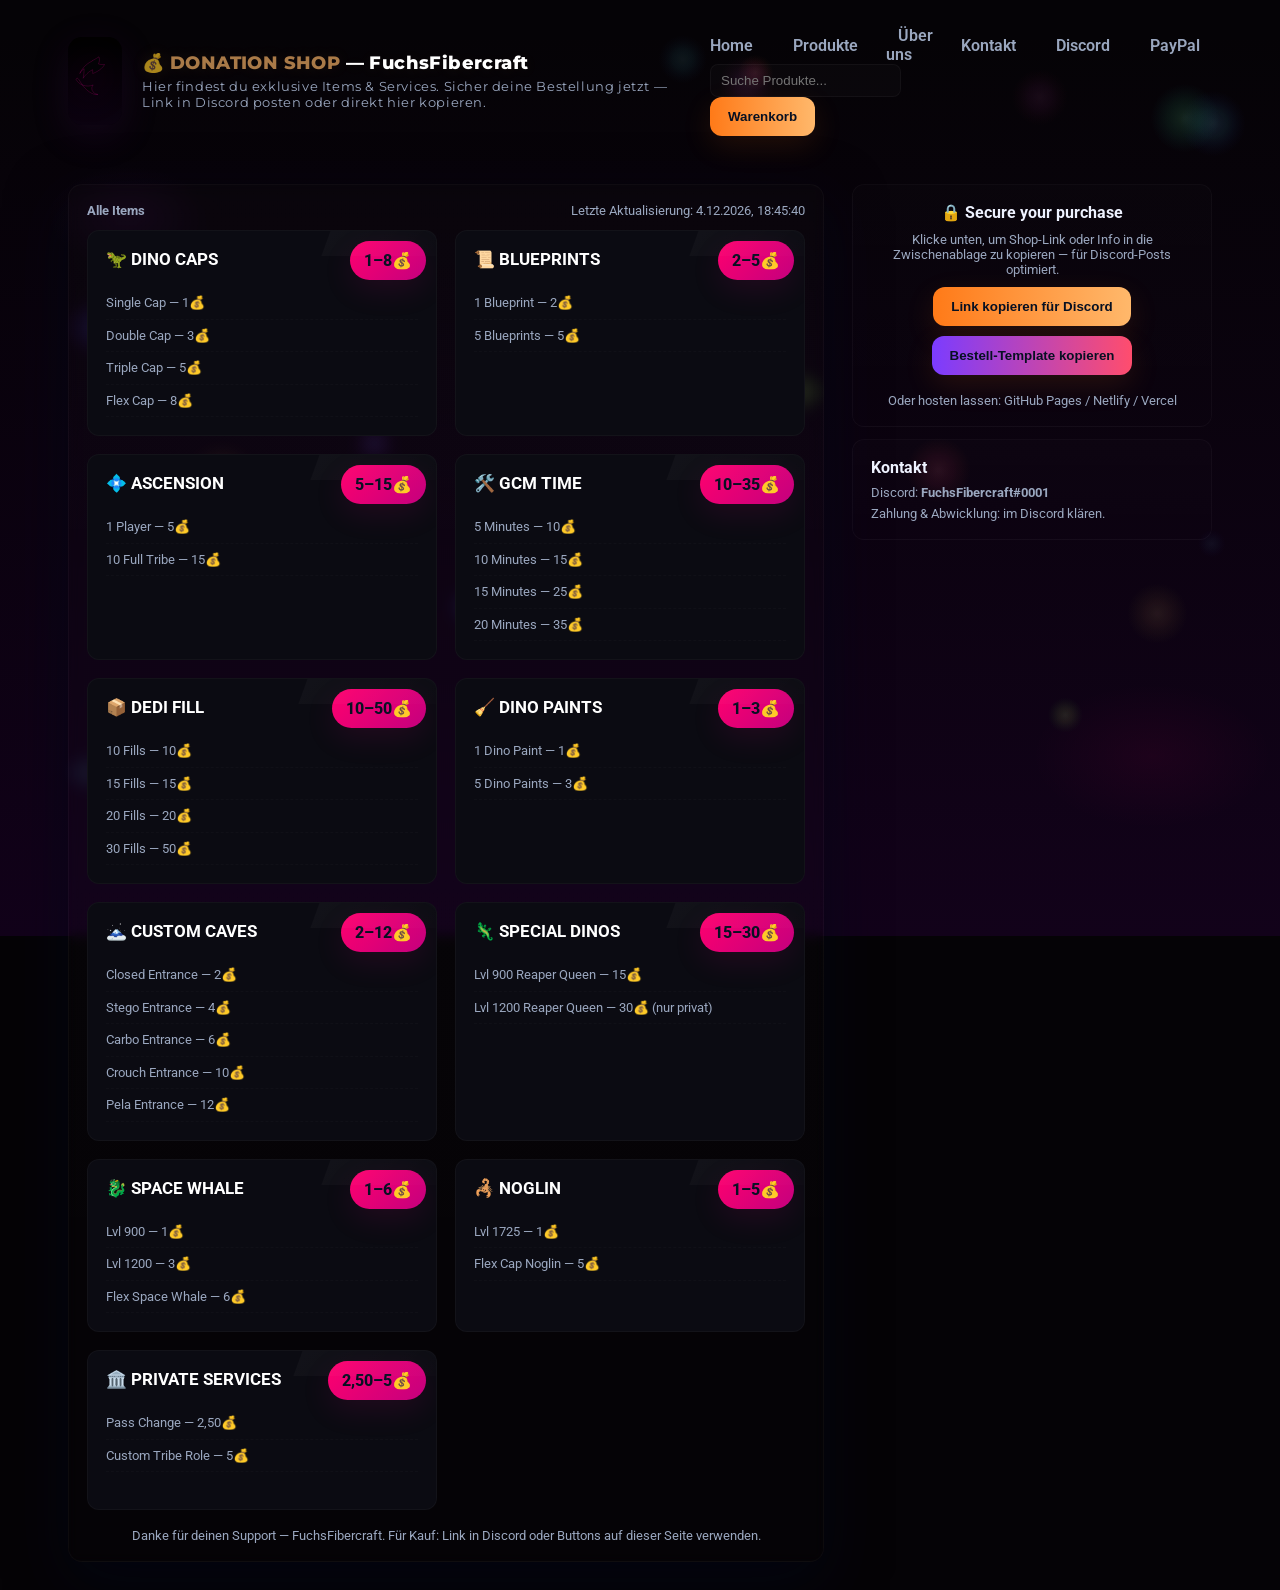
<file: index.html>
<!doctype html>
<html lang="de">
<head>
<meta charset="utf-8" />
<meta name="viewport" content="width=device-width,initial-scale=1" />
<title>FuchsFibercraft — Donation Shop</title>
<link href="https://fonts.googleapis.com/css2?family=Montserrat:wght@600;700;800&family=Roboto:wght@300;400;500&display=swap" rel="stylesheet">
<meta name="description" content="FuchsFibercraft Donation Shop — Exklusive Items & Services für deinen Server.">
<!-- Open Graph / Social Preview -->
<meta property="og:title" content="FuchsFibercraft — Donation Shop">
<meta property="og:description" content="Exklusive Items & Services — sichere dir jetzt dein Item!">
<meta property="og:image" content="/og-image.svg">
<meta property="og:type" content="website">
<meta property="og:url" content="https://fuchsfibercraft.vercel.app">
<link rel="icon" href="/favicon.svg" type="image/svg+xml">
<style>
  :root{
    --bg1:#07030a;
    --bg2:#1b0520;
    --accent1:#ff7a18; /* fuchs orange */
    --accent2:#ffb86b;
    --neon:#ffd166;
    --muted:#9fb4d9;
    --card:#071022;
  }
  html,body{height:100%;margin:0;font-family:Roboto,system-ui,-apple-system,Segoe UI,Arial}
  body{
    background: radial-gradient(1200px 600px at 10% 20%, rgba(255,122,24,0.06), transparent 8%),
                radial-gradient(1400px 700px at 90% 80%, rgba(180,80,255,0.03), transparent 10%),
                linear-gradient(180deg,var(--bg1),var(--bg2));
    color:#eaf2ff;
    -webkit-font-smoothing:antialiased;
    overflow-x:hidden;
  }

  /* Canvas behind everything */
  #bgCanvas{position:fixed;inset:0;z-index:0;pointer-events:none;mix-blend-mode:screen;opacity:.95}

  .wrap{position:relative;z-index:2;max-width:1100px;margin:36px auto;padding:28px}
  header{display:flex;gap:18px;align-items:center;margin-bottom:18px}
  .logo{
    width:92px;height:92px;border-radius:18px;
    background:linear-gradient(135deg,var(--accent1),#ff4d6d);
    display:flex;align-items:center;justify-content:center;box-shadow:0 10px 40px rgba(255,122,24,0.12),0 2px 8px rgba(0,0,0,0.6);
    transform:translateZ(0);
  }
  .logo svg{width:64px;height:64px;filter:drop-shadow(0 6px 18px rgba(255,122,24,0.14))}
  .title{
    font-family:Montserrat,Roboto,system-ui;
    letter-spacing:0.6px;
  }
  .title h1{margin:0;font-size:20px;color:var(--neon);text-shadow:0 2px 14px rgba(255,200,110,0.08)}
  .title p{margin:2px 0 0;color:var(--muted);font-size:13px}

  /* header flicker */
  .flicker{
    display:inline-block;
    color:var(--accent2);
    text-shadow:0 0 18px rgba(255,186,110,0.18);
    animation:neonFlicker 3s infinite;
  }
  @keyframes neonFlicker {
    0% {opacity:1; text-shadow:0 0 20px rgba(255,186,110,0.2)}
    8% {opacity:.4; text-shadow:none}
    12% {opacity:1; text-shadow:0 0 26px rgba(255,200,110,0.25)}
    30% {opacity:.9}
    55% {opacity:.6; text-shadow:none}
    100% {opacity:1}
  }

  main{display:grid;grid-template-columns:1fr 360px;gap:20px}
  @media (max-width:880px){main{grid-template-columns:1fr} .sidebar{order:2}}

  .shop{background:linear-gradient(180deg,rgba(255,255,255,0.02),rgba(255,255,255,0.01));padding:18px;border-radius:12px;border:1px solid rgba(255,255,255,0.03);box-shadow:0 10px 30px rgba(2,6,23,0.12)}
  .grid{display:grid;grid-template-columns:repeat(auto-fit,minmax(210px,1fr));gap:12px}
  .card{background:rgba(255,255,255,0.02);padding:12px;border-radius:10px;border:1px solid rgba(255,255,255,0.03);position:relative;overflow:hidden}
  .card h3{margin:0 0 8px;font-size:14px;color:#fff}
  .price{position:absolute;right:10px;top:10px;background:linear-gradient(90deg,var(--accent1),#ffb86b);padding:6px 10px;border-radius:8px;font-weight:700;color:#071022;box-shadow:0 6px 18px rgba(0,0,0,0.18)}
  .list{font-size:13px;color:var(--muted);line-height:1.5;margin:6px 0 0;padding:0;list-style:none}
  .list li{padding:4px 0}

  /* neon outline on hover */
  .card::after{
    content:"";position:absolute;inset:0;border-radius:10px;pointer-events:none;opacity:0;transition:opacity .22s,transform .22s;
    background:linear-gradient(45deg, rgba(255,122,24,0.14), rgba(255,100,180,0.06));
    transform:scale(0.98);
  }
  .card:hover::after{opacity:1;transform:scale(1)}

  /* sidebar */
  .sidebar{position:sticky;top:28px;height:fit-content}
  .panel{background:linear-gradient(180deg,rgba(255,255,255,0.01),rgba(255,255,255,0.005));padding:14px;border-radius:12px;border:1px solid rgba(255,255,255,0.03)}
  .big-cta{display:flex;flex-direction:column;gap:10px;align-items:center;text-align:center}
  .cta-btn{background:linear-gradient(90deg,var(--accent1),#ffb86b);border:none;color:#071022;padding:12px 18px;border-radius:12px;font-weight:700;cursor:pointer;box-shadow:0 10px 30px rgba(255,122,24,0.12)}
  .cta-btn:hover{transform:translateY(-4px)}
  .muted{color:var(--muted);font-size:13px}

  footer{margin-top:18px;color:var(--muted);font-size:13px;text-align:center}

  /* subtle tail wag on the fox svg */
  .tail{transform-origin:62% 68%;animation:wag 1.2s ease-in-out infinite}
  @keyframes wag{0%{transform:rotate(-6deg)}50%{transform:rotate(6deg)}100%{transform:rotate(-6deg)}}

  /* small shimmer for price badges */
  .price::before{content:"";position:absolute;left:-30%;top:-40%;width:200%;height:80%;background:linear-gradient(120deg,rgba(255,255,255,0.25),rgba(255,255,255,0.02));transform:skewX(-20deg);opacity:0.12}
  @keyframes shimmer{0%{transform:translateX(-100%) skewX(-20deg)}100%{transform:translateX(100%) skewX(-20deg)}}

  /* copy link small notice */
  .copied{position:fixed;right:20px;bottom:20px;background:#071022;color:var(--neon);padding:10px 14px;border-radius:10px;border:1px solid rgba(255,255,255,0.04);box-shadow:0 8px 30px rgba(0,0,0,0.3);opacity:0;transform:translateY(10px);transition:opacity .28s,transform .28s}
  .copied.show{opacity:1;transform:translateY(0)}
</style>
<link rel="stylesheet" href="/style.css">
</head>
<body>
<canvas id="bgCanvas"></canvas>

<div class="wrap">
  <header class="navbar" role="banner">
    <div class="nav-container">
      <button class="hamburger" aria-label="Menü öffnen" aria-expanded="false" aria-controls="site-nav">
        <span class="bar"></span>
        <span class="bar"></span>
        <span class="bar"></span>
      </button>

      <div style="display:flex;align-items:center;gap:12px;">
        <div class="logo" aria-hidden="true">
          <!-- stylized fox SVG -->
          <svg viewBox="0 0 100 100" xmlns="http://www.w3.org/2000/svg" role="img" aria-label="Fuchs Logo">
            <defs>
              <linearGradient id="g1" x1="0" x2="1">
                <stop offset="0" stop-color="#ff7a18"/>
                <stop offset="1" stop-color="#ff4d6d"/>
              </linearGradient>
            </defs>
            <g transform="translate(6,8) scale(.88)">
              <path d="M44 6c0 0-18 7-26 26 0 0 3-7 9-10 0 0 0 11-2 20 0 0 7-12 20-18 0 0 0 4 0 8 0 0 18-6 25-19 0 0-6 1-13-1 0 0 4-8 1-15 0 0-9 6-14 8z" fill="url(#g1)"/>
              <g class="tail">
                <path d="M10 44c6 12 22 18 36 12-6 6-3 18 10 20-12 2-26-10-34-22-6-8-8-16-12-10z" fill="#ffb86b" opacity="0.95"/>
              </g>
            </g>
          </svg>
        </div>

        <div class="title">
          <h1><span class="flicker">💰 DONATION SHOP</span> — FuchsFibercraft</h1>
          <p>Hier findest du exklusive Items & Services. Sicher deine Bestellung jetzt — Link in Discord posten oder direkt hier kopieren.</p>
        </div>
      </div>

      <nav id="site-nav" class="nav-links" role="navigation" aria-label="Hauptnavigation">
        <ul style="display:flex;gap:16px;align-items:center;list-style:none;margin:0;padding:0;">
          <li><a href="#home">Home</a></li>
          <li><a href="#products">Produkte</a></li>
          <li><a href="#about">Über uns</a></li>
          <li><a href="#contact">Kontakt</a></li>
          <li><a href="#support" class="discord-link">Discord</a></li>
          <li><a href="#paypal" class="paypal-link">PayPal</a></li>
        </ul>

        <div style="margin-left:12px;">
          <label for="nav-search" class="sr-only" style="position:absolute;left:-9999px;">Produkte suchen</label>
          <input id="nav-search" type="search" placeholder="Suche Produkte..." aria-label="Produkte suchen" style="padding:8px 10px;border-radius:8px;border:1px solid rgba(255,255,255,0.04);background:rgba(255,255,255,0.02);color:#fff" />
        </div>

        <button id="cartBtn" class="cta-btn" aria-haspopup="dialog" aria-controls="miniCart" style="margin-left:12px">Warenkorb</button>
      </nav>
    </div>
  </header>

  <main>
    <section class="shop">
      <div style="display:flex;justify-content:space-between;align-items:center;margin-bottom:12px">
        <strong style="font-size:13px;color:var(--muted)">Alle Items</strong>
        <small class="muted">Letzte Aktualisierung: <span id="updated">—</span></small>
      </div>

      <div class="grid" aria-live="polite">
        <div class="card">
          <h3>🦖 DINO CAPS <span class="price">1–8💰</span></h3>
          <ul class="list">
            <li>Single Cap — 1💰</li>
            <li>Double Cap — 3💰</li>
            <li>Triple Cap — 5💰</li>
            <li>Flex Cap — 8💰</li>
          </ul>
        </div>

        <div class="card">
          <h3>📜 BLUEPRINTS <span class="price">2–5💰</span></h3>
          <ul class="list">
            <li>1 Blueprint — 2💰</li>
            <li>5 Blueprints — 5💰</li>
          </ul>
        </div>

        <div class="card">
          <h3>💠 ASCENSION <span class="price">5–15💰</span></h3>
          <ul class="list">
            <li>1 Player — 5💰</li>
            <li>10 Full Tribe — 15💰</li>
          </ul>
        </div>

        <div class="card">
          <h3>🛠️ GCM TIME <span class="price">10–35💰</span></h3>
          <ul class="list">
            <li>5 Minutes — 10💰</li>
            <li>10 Minutes — 15💰</li>
            <li>15 Minutes — 25💰</li>
            <li>20 Minutes — 35💰</li>
          </ul>
        </div>

        <div class="card">
          <h3>📦 DEDI FILL <span class="price">10–50💰</span></h3>
          <ul class="list">
            <li>10 Fills — 10💰</li>
            <li>15 Fills — 15💰</li>
            <li>20 Fills — 20💰</li>
            <li>30 Fills — 50💰</li>
          </ul>
        </div>

        <div class="card">
          <h3>🧹 DINO PAINTS <span class="price">1–3💰</span></h3>
          <ul class="list">
            <li>1 Dino Paint — 1💰</li>
            <li>5 Dino Paints — 3💰</li>
          </ul>
        </div>

        <div class="card">
          <h3>🗻 CUSTOM CAVES <span class="price">2–12💰</span></h3>
          <ul class="list">
            <li>Closed Entrance — 2💰</li>
            <li>Stego Entrance — 4💰</li>
            <li>Carbo Entrance — 6💰</li>
            <li>Crouch Entrance — 10💰</li>
            <li>Pela Entrance — 12💰</li>
          </ul>
        </div>

        <div class="card">
          <h3>🦎 SPECIAL DINOS <span class="price">15–30💰</span></h3>
          <ul class="list">
            <li>Lvl 900 Reaper Queen — 15💰</li>
            <li>Lvl 1200 Reaper Queen — 30💰 (nur privat)</li>
          </ul>
        </div>

        <div class="card">
          <h3>🐉 SPACE WHALE <span class="price">1–6💰</span></h3>
          <ul class="list">
            <li>Lvl 900 — 1💰</li>
            <li>Lvl 1200 — 3💰</li>
            <li>Flex Space Whale — 6💰</li>
          </ul>
        </div>

        <div class="card">
          <h3>🦂 NOGLIN <span class="price">1–5💰</span></h3>
          <ul class="list">
            <li>Lvl 1725 — 1💰</li>
            <li>Flex Cap Noglin — 5💰</li>
          </ul>
        </div>

        <div class="card">
          <h3>🏛️ PRIVATE SERVICES <span class="price">2,50–5💰</span></h3>
          <ul class="list">
            <li>Pass Change — 2,50💰</li>
            <li>Custom Tribe Role — 5💰</li>
          </ul>
        </div>
      </div>

      <footer>
        <small class="muted">Danke für deinen Support — FuchsFibercraft. Für Kauf: Link in Discord oder Buttons auf dieser Seite verwenden.</small>
      </footer>
    </section>

    <aside class="sidebar">
      <div class="panel big-cta">
        <strong style="font-size:16px">🔒 Secure your purchase</strong>
        <div class="muted">Klicke unten, um Shop-Link oder Info in die Zwischenablage zu kopieren — für Discord-Posts optimiert.</div>
        <button id="copyLink" class="cta-btn">Link kopieren für Discord</button>
        <button id="copyOrder" class="cta-btn" style="background:linear-gradient(90deg,#7b3cff,#ff4d6d)">Bestell-Template kopieren</button>
        <div style="margin-top:8px;font-size:13px;color:var(--muted)">Oder hosten lassen: GitHub Pages / Netlify / Vercel</div>
      </div>

      <div style="height:12px"></div>

      <div class="panel">
        <strong>Kontakt</strong>
        <p class="muted" style="margin:8px 0 0">Discord: <strong>FuchsFibercraft#0001</strong></p>
        <p class="muted" style="margin:6px 0 0">Zahlung & Abwicklung: im Discord klären.</p>
      </div>
    </aside>
  </main>
</div>

<div id="copied" class="copied">Kopiert ✓</div>

<script>
  // update timestamp
  document.getElementById('updated').textContent = new Date().toLocaleString('de-DE');

  // copy link / order template
  const copyLinkBtn = document.getElementById('copyLink');
  const copyOrderBtn = document.getElementById('copyOrder');
  const copied = document.getElementById('copied');

  const pageUrl = 'https://fuchsfibercraft.vercel.app';
  const orderTemplate = `💰 DONATION SHOP — FuchsFibercraft\n\nItem: [z.B. Single Cap]\nMenge: [z.B. 1]\nPreis: [z.B. 1💰]\nServer/Tribe: [optional]\nKontakt: FuchsFibercraft#0001\n\nBitte [...]`;

  function showCopied(){
    copied.classList.add('show');
    setTimeout(()=>copied.classList.remove('show'), 1600);
  }

  copyLinkBtn.addEventListener('click', async ()=>{
    try{
      await navigator.clipboard.writeText(pageUrl);
      showCopied();
    }catch(e){
      alert('Kopieren fehlgeschlagen — bitte manuell kopieren: ' + pageUrl);
    }
  });

  copyOrderBtn.addEventListener('click', async ()=>{
    try{
      await navigator.clipboard.writeText(orderTemplate);
      showCopied();
    }catch(e){
      alert('Kopieren fehlgeschlagen — markiere den Text und kopiere manuell.');
    }
  });

  // background particles (glowing orbs)
  const canvas = document.getElementById('bgCanvas');
  const ctx = canvas.getContext('2d');
  let W = canvas.width = innerWidth;
  let H = canvas.height = innerHeight;
  window.addEventListener('resize', ()=>{W=canvas.width=innerWidth;H=canvas.height=innerHeight;init()});

  const particles = [];
  const count = Math.max(18, Math.floor(W/80));
  function init(){
    particles.length = 0;
    for(let i=0;i<count;i++){
      particles.push({
        x: Math.random()*W,
        y: Math.random()*H,
        r: 8 + Math.random()*28,
        vx: (Math.random()-0.5)*0.3,
        vy: (Math.random()-0.5)*0.2,
        hue: 20 + Math.random()*340,
        alpha: 0.04 + Math.random()*0.06
      });
    }
  }
  function draw(){
    ctx.clearRect(0,0,W,H);
    for(const p of particles){
      p.x += p.vx;
      p.y += p.vy;
      if(p.x < -50) p.x = W+50;
      if(p.x > W+50) p.x = -50;
      if(p.y < -50) p.y = H+50;
      if(p.y > H+50) p.y = -50;

      const g = ctx.createRadialGradient(p.x,p.y,p.r*0.05,p.x,p.y,p.r);
      g.addColorStop(0, `hsla(${p.hue},100%,70%,${p.alpha*1.5})`);
      g.addColorStop(0.4, `hsla(${p.hue},90%,60%,${p.alpha})`);
      g.addColorStop(1, `hsla(${(p.hue+30)%360},80%,40%,0)`);
      ctx.beginPath();
      ctx.fillStyle = g;
      ctx.arc(p.x,p.y,p.r,0,Math.PI*2);
      ctx.fill();
    }
    requestAnimationFrame(draw);
  }
  init(); draw();

  // randomized flicker intensity for header (extra dynamic)
  (function dynamicFlicker(){
    const el = document.querySelector('.flicker');
    function tick(){
      const dur = 2200 + Math.random()*2400;
      const brightness = 0.9 + Math.random()*0.15;
      el.style.opacity = brightness;
      setTimeout(()=>{
        el.style.opacity = 0.45 + Math.random()*0.6;
      }, dur*0.18);
      setTimeout(tick, dur);
    }
    tick();
  })();

  // subtle parallax on mouse move
  document.addEventListener('mousemove', e=>{
    const lx = (e.clientX / W - 0.5) * 10;
    const ly = (e.clientY / H - 0.5) * 10;
    document.querySelector('.logo').style.transform = `translate3d(${lx}px,${ly}px,0) rotate(${lx/6}deg)`;
  });

  // NAV / SEARCH / MINI-CART logic (mobile slide-in menu)
  (function(){
    const hamburger = document.querySelector('.hamburger');
    const body = document.body;
    const nav = document.getElementById('site-nav');
    const searchInput = document.getElementById('nav-search');
    const cartBtn = document.getElementById('cartBtn');

    function setNavOpen(open){
      body.classList.toggle('nav-open', open);
      if(hamburger) hamburger.setAttribute('aria-expanded', String(Boolean(open)));
      if(open){
        const firstLink = nav && nav.querySelector('a');
        if(firstLink) firstLink.focus();
      }
    }

    if(hamburger){
      hamburger.addEventListener('click', ()=>{
        setNavOpen(!body.classList.contains('nav-open'));
      });
    }

    document.addEventListener('keydown', (e)=>{
      if(e.key === 'Escape' && body.classList.contains('nav-open')){
        setNavOpen(false);
      }
    });

    document.addEventListener('click', (e)=>{
      if(!body.classList.contains('nav-open')) return;
      const path = e.composedPath && e.composedPath();
      const insideNav = path && (path.includes(nav) || path.includes(hamburger));
      if(!insideNav) setNavOpen(false);
    });

    // Simple live search: filter .card by textContent
    if(searchInput){
      let last = '';
      searchInput.addEventListener('input', ()=>{
        const q = searchInput.value.trim().toLowerCase();
        if(q === last) return; last = q;
        document.querySelectorAll('.card').forEach(card=>{
          const text = (card.textContent || '').toLowerCase();
          const show = q === '' || text.includes(q);
          card.style.display = show ? '' : 'none';
        });
      });
    }

    // Mini cart placeholder
    if(cartBtn){
      cartBtn.addEventListener('click', ()=>{
        let mini = document.getElementById('miniCart');
        if(!mini){
          mini = document.createElement('aside');
          mini.id = 'miniCart';
          mini.setAttribute('role','dialog');
          mini.setAttribute('aria-label','Warenkorb');
          mini.style.position = 'fixed';
          mini.style.right = '20px';
          mini.style.top = '80px';
          mini.style.width = '320px';
          mini.style.maxWidth = '90vw';
          mini.style.background = 'linear-gradient(180deg, rgba(255,255,255,0.02), rgba(255,255,255,0.01))';
          mini.style.border = '1px solid rgba(255,255,255,0.03)';
          mini.style.padding = '1rem';
          mini.style.zIndex = '1200';
          mini.innerHTML = '<strong>Warenkorb</strong><p>Dein Warenkorb ist leer.</p><button id="closeMiniCart">Schließen</button>';
          document.body.appendChild(mini);
          document.getElementById('closeMiniCart').addEventListener('click', ()=> mini.remove());
        }else{ mini.remove(); }
      });
    }
  })();
</script>
</body>
</html>
</file>
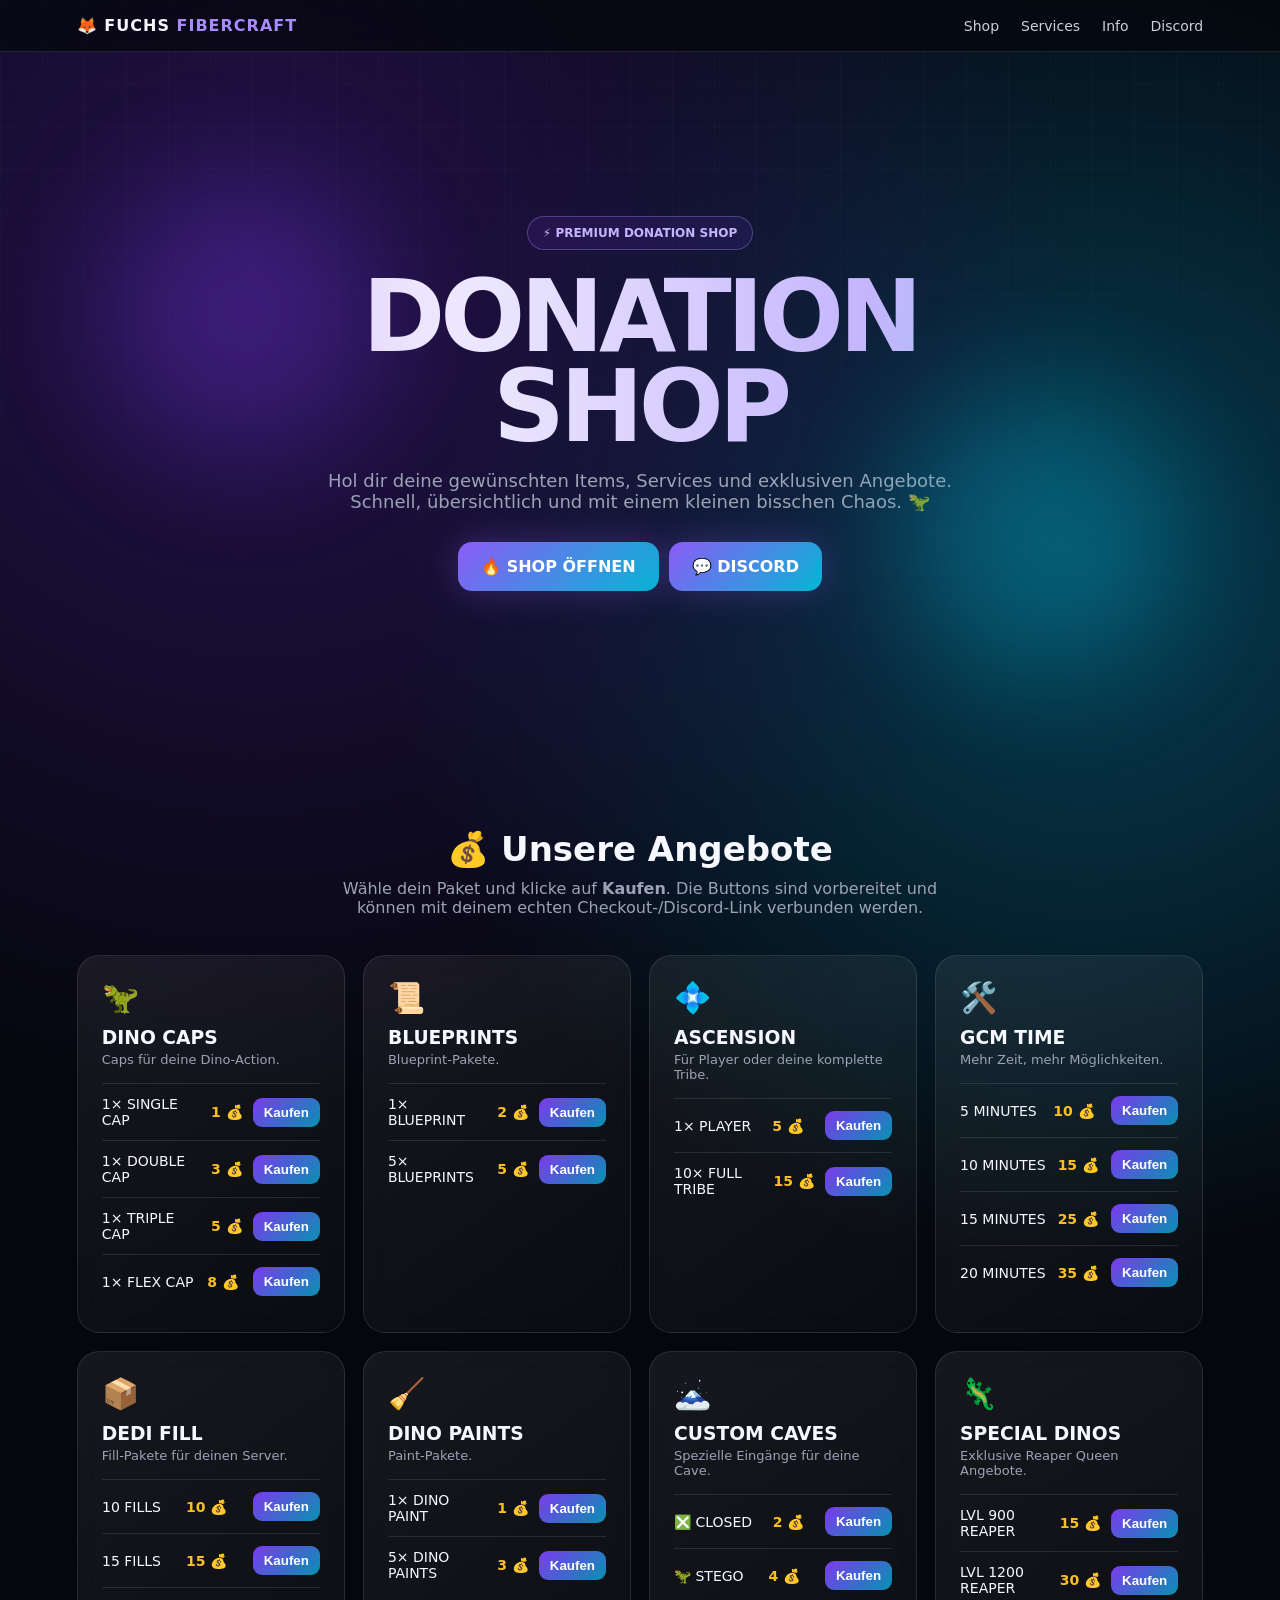
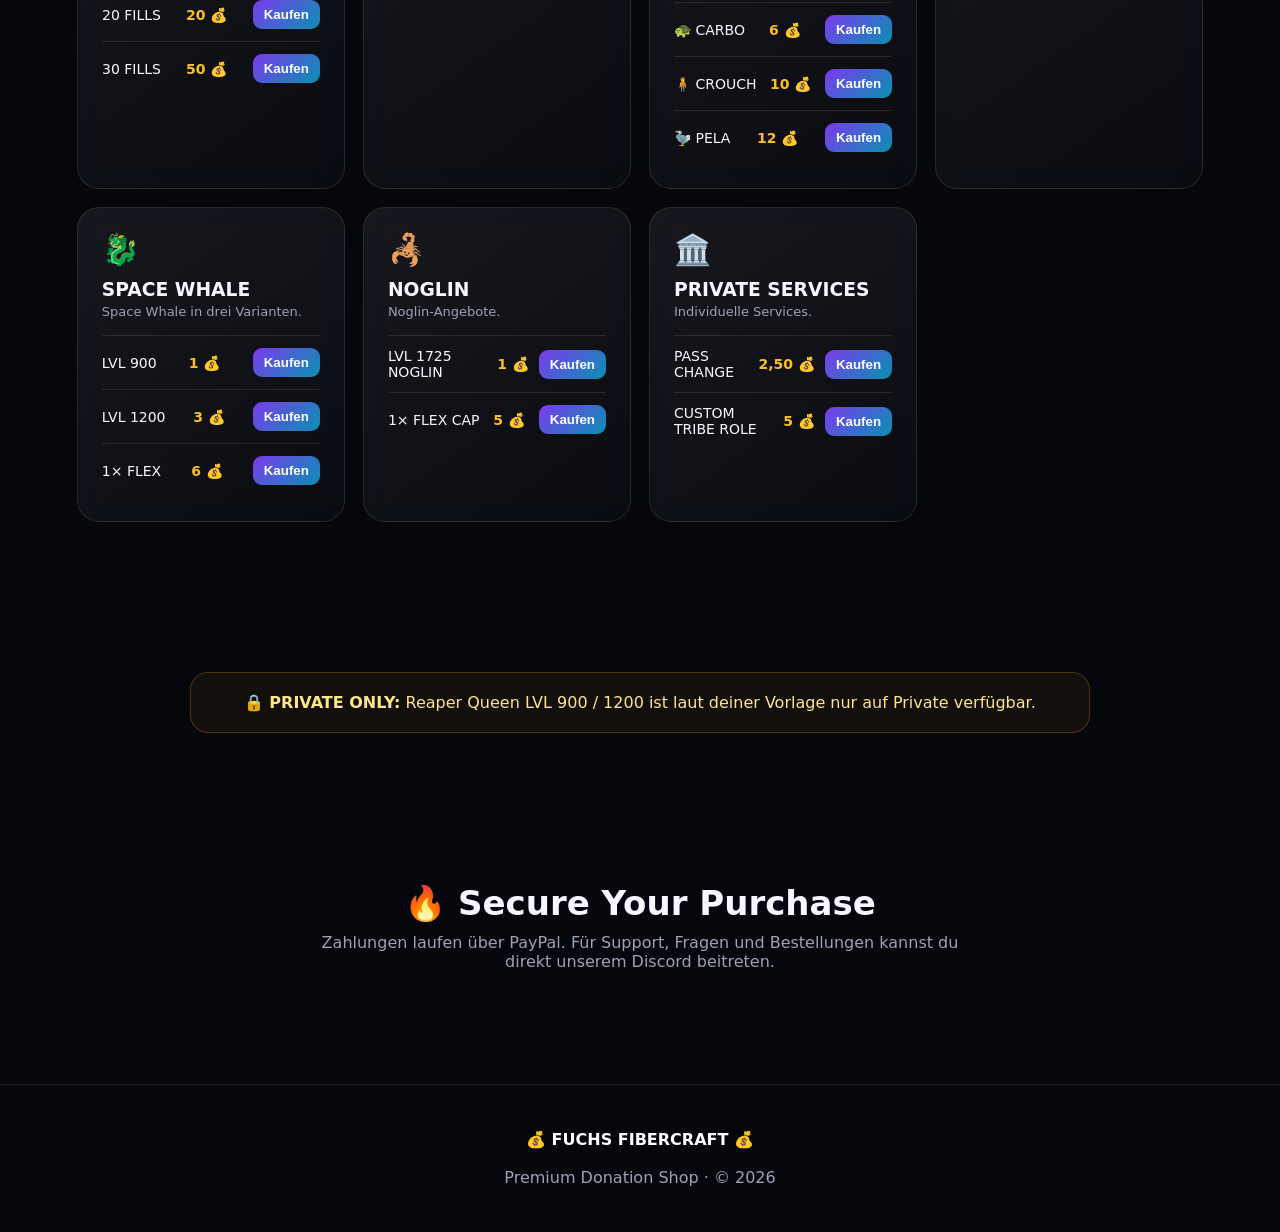
<file: fuchs_fibercraft_shop-3.html>
<!DOCTYPE html>
<html lang="de">
<head>
<meta charset="UTF-8">
<meta name="viewport" content="width=device-width, initial-scale=1.0">
<title>Fuchs FiberCraft — Donation Shop</title>
<style>
:root{--bg:#05070d;--panel:rgba(15,18,30,.78);--line:rgba(255,255,255,.10);--text:#f7f8ff;--muted:#9ca3b5;--a:#8b5cf6;--b:#06b6d4;--gold:#f59e0b}
*{box-sizing:border-box}html{scroll-behavior:smooth}body{margin:0;background:radial-gradient(circle at 20% 10%,#24124c 0,transparent 30%),radial-gradient(circle at 85% 20%,#063f55 0,transparent 28%),var(--bg);color:var(--text);font-family:Inter,system-ui,Arial,sans-serif;overflow-x:hidden}
body:before{content:"";position:fixed;inset:0;pointer-events:none;background-image:linear-gradient(rgba(255,255,255,.025) 1px,transparent 1px),linear-gradient(90deg,rgba(255,255,255,.025) 1px,transparent 1px);background-size:42px 42px;mask-image:linear-gradient(to bottom,black,transparent 80%);z-index:-1}
nav{position:sticky;top:0;z-index:20;backdrop-filter:blur(18px);background:rgba(5,7,13,.72);border-bottom:1px solid var(--line);display:flex;justify-content:space-between;align-items:center;padding:16px 6%}
.logo{font-weight:900;letter-spacing:1px}.logo span{color:#a78bfa}nav a{color:#cbd0df;text-decoration:none;margin-left:22px;font-size:14px}nav a:hover{color:white}
.hero{min-height:78vh;display:grid;place-items:center;text-align:center;padding:70px 20px;position:relative}
.orb{position:absolute;width:280px;height:280px;border-radius:50%;filter:blur(60px);opacity:.28;animation:float 7s ease-in-out infinite}.o1{background:#7c3aed;left:8%;top:18%}.o2{background:#06b6d4;right:8%;bottom:12%;animation-delay:-3s}
@keyframes float{50%{transform:translateY(-25px) scale(1.08)}}@keyframes pulse{50%{box-shadow:0 0 45px rgba(139,92,246,.65)}}
.badge{display:inline-block;padding:9px 15px;border:1px solid rgba(167,139,250,.35);background:rgba(124,58,237,.12);border-radius:999px;color:#c4b5fd;font-weight:800;font-size:12px}
h1{font-size:clamp(48px,9vw,100px);line-height:.9;margin:22px 0 18px;letter-spacing:-5px;background:linear-gradient(90deg,#fff,#c4b5fd,#67e8f9,#fff);background-size:250%;-webkit-background-clip:text;color:transparent;animation:shine 5s linear infinite}
@keyframes shine{to{background-position:250%}}.hero p{max-width:680px;margin:auto;color:var(--muted);font-size:18px}.cta{display:inline-flex;margin-top:30px;padding:15px 23px;border-radius:14px;text-decoration:none;color:white;font-weight:900;background:linear-gradient(135deg,var(--a),var(--b));box-shadow:0 0 35px rgba(139,92,246,.3);animation:pulse 3s infinite}
section{padding:75px 6%}.section-title{text-align:center;font-size:34px;margin:0 0 10px}.section-sub{text-align:center;color:var(--muted);margin:0 auto 38px;max-width:650px}
.grid{display:grid;grid-template-columns:repeat(auto-fit,minmax(250px,1fr));gap:18px;max-width:1200px;margin:auto}
.card{position:relative;padding:24px;border:1px solid var(--line);border-radius:22px;background:linear-gradient(145deg,rgba(255,255,255,.07),rgba(255,255,255,.025));backdrop-filter:blur(12px);transition:.3s;overflow:hidden}
.card:before{content:"";position:absolute;inset:-2px;background:linear-gradient(120deg,transparent,rgba(139,92,246,.35),transparent);transform:translateX(-100%);transition:.7s}.card:hover:before{transform:translateX(100%)}.card:hover{transform:translateY(-7px);border-color:rgba(167,139,250,.45);box-shadow:0 20px 60px rgba(0,0,0,.3)}
.icon{font-size:30px}.card h3{margin:12px 0 4px}.desc{color:var(--muted);font-size:13px;margin-bottom:16px}.item{display:flex;justify-content:space-between;gap:10px;align-items:center;padding:12px 0;border-top:1px solid var(--line);font-size:14px}.price{font-weight:900;color:#fbbf24;white-space:nowrap}.buy{padding:7px 11px;border:0;border-radius:9px;color:white;background:linear-gradient(135deg,#7c3aed,#0891b2);font-weight:800;cursor:pointer}
.notice{max-width:900px;margin:auto;padding:20px;border:1px solid rgba(245,158,11,.25);background:rgba(245,158,11,.06);border-radius:18px;color:#fde68a;text-align:center}
footer{text-align:center;padding:45px 20px;border-top:1px solid var(--line);color:var(--muted)}footer strong{color:white}
#toast{position:fixed;bottom:24px;right:24px;background:#111827;border:1px solid #374151;padding:14px 18px;border-radius:12px;display:none;z-index:50;box-shadow:0 15px 40px #0008}
@media(max-width:650px){nav .links{display:none}section{padding:55px 4%}h1{letter-spacing:-3px}}
</style>
</head>
<body>
<nav>
  <div class="logo">🦊 FUCHS <span>FIBERCRAFT</span></div>
  <div class="links"><a href="#shop">Shop</a><a href="#services">Services</a><a href="#info">Info</a><a href="https://discord.gg/pqsC66NgYS" target="_blank">Discord</a></div>
</nav>

<header class="hero">
  <div class="orb o1"></div><div class="orb o2"></div>
  <div>
    <div class="badge">⚡ PREMIUM DONATION SHOP</div>
    <h1>DONATION<br>SHOP</h1>
    <p>Hol dir deine gewünschten Items, Services und exklusiven Angebote. Schnell, übersichtlich und mit einem kleinen bisschen Chaos. 🦖</p>
    <a class="cta" href="#shop">🔥 SHOP ÖFFNEN</a><a class="cta" style="margin-left:10px" href="https://discord.gg/pqsC66NgYS" target="_blank">💬 DISCORD</a>
  </div>
</header>

<main id="shop">
<section>
<h2 class="section-title">💰 Unsere Angebote</h2>
<p class="section-sub">Wähle dein Paket und klicke auf <b>Kaufen</b>. Die Buttons sind vorbereitet und können mit deinem echten Checkout-/Discord-Link verbunden werden.</p>
<div class="grid">

<article class="card"><div class="icon">🦖</div><h3>DINO CAPS</h3><div class="desc">Caps für deine Dino-Action.</div>
<div class="item"><span>1× SINGLE CAP</span><span class="price">1 💰</span><button class="buy" onclick="buy('SINGLE CAP')">Kaufen</button></div>
<div class="item"><span>1× DOUBLE CAP</span><span class="price">3 💰</span><button class="buy" onclick="buy('DOUBLE CAP')">Kaufen</button></div>
<div class="item"><span>1× TRIPLE CAP</span><span class="price">5 💰</span><button class="buy" onclick="buy('TRIPLE CAP')">Kaufen</button></div>
<div class="item"><span>1× FLEX CAP</span><span class="price">8 💰</span><button class="buy" onclick="buy('FLEX CAP')">Kaufen</button></div></article>

<article class="card"><div class="icon">📜</div><h3>BLUEPRINTS</h3><div class="desc">Blueprint-Pakete.</div>
<div class="item"><span>1× BLUEPRINT</span><span class="price">2 💰</span><button class="buy" onclick="buy('1 BLUEPRINT')">Kaufen</button></div>
<div class="item"><span>5× BLUEPRINTS</span><span class="price">5 💰</span><button class="buy" onclick="buy('5 BLUEPRINTS')">Kaufen</button></div></article>

<article class="card"><div class="icon">💠</div><h3>ASCENSION</h3><div class="desc">Für Player oder deine komplette Tribe.</div>
<div class="item"><span>1× PLAYER</span><span class="price">5 💰</span><button class="buy" onclick="buy('ASCENSION PLAYER')">Kaufen</button></div>
<div class="item"><span>10× FULL TRIBE</span><span class="price">15 💰</span><button class="buy" onclick="buy('ASCENSION FULL TRIBE')">Kaufen</button></div></article>

<article class="card"><div class="icon">🛠️</div><h3>GCM TIME</h3><div class="desc">Mehr Zeit, mehr Möglichkeiten.</div>
<div class="item"><span>5 MINUTES</span><span class="price">10 💰</span><button class="buy" onclick="buy('5 GCM MINUTES')">Kaufen</button></div>
<div class="item"><span>10 MINUTES</span><span class="price">15 💰</span><button class="buy" onclick="buy('10 GCM MINUTES')">Kaufen</button></div>
<div class="item"><span>15 MINUTES</span><span class="price">25 💰</span><button class="buy" onclick="buy('15 GCM MINUTES')">Kaufen</button></div>
<div class="item"><span>20 MINUTES</span><span class="price">35 💰</span><button class="buy" onclick="buy('20 GCM MINUTES')">Kaufen</button></div></article>

<article class="card"><div class="icon">📦</div><h3>DEDI FILL</h3><div class="desc">Fill-Pakete für deinen Server.</div>
<div class="item"><span>10 FILLS</span><span class="price">10 💰</span><button class="buy" onclick="buy('10 FILLS')">Kaufen</button></div>
<div class="item"><span>15 FILLS</span><span class="price">15 💰</span><button class="buy" onclick="buy('15 FILLS')">Kaufen</button></div>
<div class="item"><span>20 FILLS</span><span class="price">20 💰</span><button class="buy" onclick="buy('20 FILLS')">Kaufen</button></div>
<div class="item"><span>30 FILLS</span><span class="price">50 💰</span><button class="buy" onclick="buy('30 FILLS')">Kaufen</button></div></article>

<article class="card"><div class="icon">🧹</div><h3>DINO PAINTS</h3><div class="desc">Paint-Pakete.</div>
<div class="item"><span>1× DINO PAINT</span><span class="price">1 💰</span><button class="buy" onclick="buy('1 DINO PAINT')">Kaufen</button></div>
<div class="item"><span>5× DINO PAINTS</span><span class="price">3 💰</span><button class="buy" onclick="buy('5 DINO PAINTS')">Kaufen</button></div></article>

<article class="card"><div class="icon">🗻</div><h3>CUSTOM CAVES</h3><div class="desc">Spezielle Eingänge für deine Cave.</div>
<div class="item"><span>❎ CLOSED</span><span class="price">2 💰</span><button class="buy" onclick="buy('CLOSED INTRANCE')">Kaufen</button></div>
<div class="item"><span>🦖 STEGO</span><span class="price">4 💰</span><button class="buy" onclick="buy('STEGO INTRANCE')">Kaufen</button></div>
<div class="item"><span>🐢 CARBO</span><span class="price">6 💰</span><button class="buy" onclick="buy('CARBO INTRANCE')">Kaufen</button></div>
<div class="item"><span>🧍 CROUCH</span><span class="price">10 💰</span><button class="buy" onclick="buy('CROUCH INTRANCE')">Kaufen</button></div>
<div class="item"><span>🦤 PELA</span><span class="price">12 💰</span><button class="buy" onclick="buy('PELA INTRANCE')">Kaufen</button></div></article>

<article class="card"><div class="icon">🦎</div><h3>SPECIAL DINOS</h3><div class="desc">Exklusive Reaper Queen Angebote.</div>
<div class="item"><span>LVL 900 REAPER</span><span class="price">15 💰</span><button class="buy" onclick="buy('REAPER QUEEN LVL 900')">Kaufen</button></div>
<div class="item"><span>LVL 1200 REAPER</span><span class="price">30 💰</span><button class="buy" onclick="buy('REAPER QUEEN LVL 1200')">Kaufen</button></div></article>

<article class="card"><div class="icon">🐉</div><h3>SPACE WHALE</h3><div class="desc">Space Whale in drei Varianten.</div>
<div class="item"><span>LVL 900</span><span class="price">1 💰</span><button class="buy" onclick="buy('SPACE WHALE LVL 900')">Kaufen</button></div>
<div class="item"><span>LVL 1200</span><span class="price">3 💰</span><button class="buy" onclick="buy('SPACE WHALE LVL 1200')">Kaufen</button></div>
<div class="item"><span>1× FLEX</span><span class="price">6 💰</span><button class="buy" onclick="buy('FLEX SPACE WHALE')">Kaufen</button></div></article>

<article class="card"><div class="icon">🦂</div><h3>NOGLIN</h3><div class="desc">Noglin-Angebote.</div>
<div class="item"><span>LVL 1725 NOGLIN</span><span class="price">1 💰</span><button class="buy" onclick="buy('NOGLIN LVL 1725')">Kaufen</button></div>
<div class="item"><span>1× FLEX CAP</span><span class="price">5 💰</span><button class="buy" onclick="buy('FLEX CAP NOGLIN')">Kaufen</button></div></article>

<article class="card"><div class="icon">🏛️</div><h3>PRIVATE SERVICES</h3><div class="desc">Individuelle Services.</div>
<div class="item"><span>PASS CHANGE</span><span class="price">2,50 💰</span><button class="buy" onclick="buy('PASS CHANGE')">Kaufen</button></div>
<div class="item"><span>CUSTOM TRIBE ROLE</span><span class="price">5 💰</span><button class="buy" onclick="buy('CUSTOM TRIBE ROLE')">Kaufen</button></div></article>

</div></section>

<section id="services"><div class="notice">🔒 <b>PRIVATE ONLY:</b> Reaper Queen LVL 900 / 1200 ist laut deiner Vorlage nur auf Private verfügbar.</div></section>
<section id="info"><h2 class="section-title">🔥 Secure Your Purchase</h2><p class="section-sub">Zahlungen laufen über PayPal. Für Support, Fragen und Bestellungen kannst du direkt unserem Discord beitreten.</p></section>
</main>

<footer><strong>💰 FUCHS FIBERCRAFT 💰</strong><br><br>Premium Donation Shop · © 2026</footer>
<div id="toast"></div>
<script>
const CHECKOUT_URL = "https://www.paypal.me/FuchsFibercraft12";
const DISCORD_URL = "https://discord.gg/pqsC66NgYS";
function buy(item){
  if(CHECKOUT_URL.includes("discord.com/")){
    const t=document.getElementById("toast");
    t.textContent="🛒 "+item+" ausgewählt — hinterlege zuerst deinen echten Checkout-Link.";
    t.style.display="block"; setTimeout(()=>t.style.display="none",3500);
  }else{
    window.open(CHECKOUT_URL,"_blank");
  }
}
</script>
</body>
</html>
</file>
<file: style.css>
/* Dark, bold theme — black / purple / pink — design overhaul for a stronger, cleaner shop */
*{margin:0;padding:0;box-sizing:border-box}
:root{
  --bg-dark:#050306; /* near black */
  --bg-accent:#12021a; /* subtle purple gradient */
  --accent-pink:#ff006e; /* primary neon pink */
  --accent-purple:#7b1fa2; /* deep purple */
  --accent-magenta:#c4007e;
  --muted:#9aa7bf;
  --card:#0b0b12;
  --glass: rgba(255,255,255,0.03);
  --price-gradient: linear-gradient(135deg,var(--accent-pink),var(--accent-magenta));
}
html,body{height:100%;font-family:Inter,Roboto,system-ui,-apple-system,Segoe UI,Arial;background:var(--bg-dark);color:#eef2ff;-webkit-font-smoothing:antialiased}

/* Background subtle radial accents */
body{
  background:
    radial-gradient(800px 500px at 10% 20%, rgba(123,31,162,0.08), transparent 10%),
    radial-gradient(1000px 600px at 90% 80%, rgba(255,0,110,0.06), transparent 12%),
    linear-gradient(180deg,var(--bg-dark),var(--bg-accent));
  overflow-x:hidden;
}

/* Container */
.wrap{max-width:1200px;margin:36px auto;padding:28px;position:relative;z-index:2}

/* NAV */
.navbar{position:fixed;top:12px;left:0;right:0;margin:0 auto;width:100%;max-width:1200px;padding:14px 28px;background:transparent;border-radius:14px;z-index:1100;display:flex;align-items:center;justify-content:space-between}
.nav-container{display:flex;align-items:center;gap:18px;width:100%}
.nav-links ul{display:flex;gap:18px;align-items:center;list-style:none;margin:0}
.nav-links a{color:var(--muted);text-decoration:none;font-weight:600;padding:8px 12px;border-radius:8px;transition:background .18s, color .18s}
.nav-links a:hover{background:rgba(255,255,255,0.02);color:var(--accent-pink)}
.hamburger{background:transparent;border:none;display:none}
@media(max-width:900px){.hamburger{display:block}}

/* Logo: black silhouette with purple/pink glow */
.logo{width:88px;height:88px;border-radius:14px;background:linear-gradient(180deg,#000 0%,#0b0210 100%);display:flex;align-items:center;justify-content:center;box-shadow:0 10px 40px rgba(123,31,162,0.12);overflow:hidden}
.logo svg{width:60px;height:60px;filter:drop-shadow(0 6px 18px rgba(196,0,126,0.22));}
/* Force SVG paths to dark silhouette with neon outline via filter */
.logo svg path{fill:#040306 !important;stroke:var(--accent-magenta);stroke-width:0.5;opacity:0.98}

.title{margin-left:8px}
.title h1{font-family:Montserrat,system-ui;font-weight:800;font-size:18px;color:#fff;letter-spacing:.4px}
.title p{font-size:13px;color:var(--muted);margin-top:4px}

/* Main layout */
main{display:grid;grid-template-columns:1fr 360px;gap:28px;margin-top:120px}
@media(max-width:880px){main{grid-template-columns:1fr;padding:0 16px}.sidebar{order:2}}

/* SHOP panel */
.shop{background:linear-gradient(180deg, rgba(255,255,255,0.01), rgba(255,255,255,0.005));padding:18px;border-radius:14px;border:1px solid rgba(255,255,255,0.03);backdrop-filter:blur(6px);box-shadow:0 20px 60px rgba(2,6,23,0.6)}
.shop .controls{display:flex;gap:12px;align-items:center;justify-content:space-between;margin-bottom:18px}
.shop .controls .filters{display:flex;gap:8px}
.filter-pill{background:transparent;border:1px solid rgba(255,255,255,0.03);padding:8px 12px;border-radius:999px;color:var(--muted);cursor:pointer;font-weight:600}
.filter-pill.active{background:var(--price-gradient);color:#071022;border:none;box-shadow:0 8px 30px rgba(196,0,126,0.12)}

/* Product grid — larger cards, clear hierarchy */
.grid{display:grid;grid-template-columns:repeat(auto-fill, minmax(240px,1fr));gap:18px}
.card{background:var(--card);padding:18px;border-radius:12px;border:1px solid rgba(255,255,255,0.03);position:relative;overflow:hidden;display:flex;flex-direction:column;gap:12px;min-height:160px}
.card .meta{display:flex;align-items:center;justify-content:space-between}
.card h3{margin:0;font-size:1.05rem;font-weight:700;color:#fff}
.card .price{background:var(--price-gradient);color:#071022;padding:10px 14px;border-radius:999px;font-weight:800;font-size:1rem;box-shadow:0 10px 30px rgba(196,0,126,0.12);}
.card .list{color:var(--muted);font-size:13px;margin-top:6px}
.card .actions{margin-top:auto;display:flex;gap:10px;align-items:center}
.buy-btn{background:var(--price-gradient);color:#071022;border:none;padding:10px 14px;border-radius:10px;font-weight:700;cursor:pointer;box-shadow:0 8px 30px rgba(196,0,126,0.12);transition:transform .12s ease, box-shadow .12s ease}
.buy-btn:hover{transform:translateY(-4px);box-shadow:0 18px 40px rgba(196,0,126,0.18)}
.secondary{background:transparent;border:1px solid rgba(255,255,255,0.04);color:var(--muted);padding:8px 12px;border-radius:10px}

/* Emphasize price badge in top-right of card */
.card .price-badge{position:absolute;top:14px;right:14px;padding:10px 14px;border-radius:999px;font-weight:800;background:var(--price-gradient);color:#071022;box-shadow:0 10px 30px rgba(196,0,126,0.12)}

/* Subtle hover elevation for card */
.card:hover{transform:translateY(-6px);box-shadow:0 30px 80px rgba(0,0,0,0.6)}

/* Improve typography and spacing for list */
.list li{padding:6px 0;border-bottom:1px dashed rgba(255,255,255,0.02)}

/* Sidebar */
.sidebar{position:sticky;top:28px;height:fit-content}
.panel{background:linear-gradient(180deg, rgba(255,255,255,0.01), rgba(255,255,255,0.005));padding:18px;border-radius:12px;border:1px solid rgba(255,255,255,0.03)}
.panel h4{margin:0 0 8px;font-weight:700;color:#fff}

/* Footer */
.footer{margin-top:28px;color:var(--muted);text-align:center}

/* Neon accents */
.neon-glow{box-shadow:0 6px 40px rgba(196,0,126,0.12)}

/* Focus states */
a:focus,button:focus{outline:2px solid rgba(255,0,110,0.22);outline-offset:2px}

/* Animations: keep subtle, respect reduced motion */
@keyframes price-blink{0%{opacity:1;transform:translateY(0)}50%{opacity:0.85;transform:translateY(-2px)}100%{opacity:1;transform:translateY(0)}}
.card .price{animation:price-blink 1.4s ease-in-out infinite}
@media (prefers-reduced-motion:reduce){.card .price,.card:hover{animation:none;transform:none}}

/* Responsive tweaks */
@media(max-width:600px){.grid{grid-template-columns:1fr}.nav-links ul{display:none}.navbar{padding:10px 14px}.title h1{font-size:16px}}

/* Accessibility helpers */
.sr-only{position:absolute;width:1px;height:1px;padding:0;margin:-1px;overflow:hidden;clip:rect(0,0,0,0);white-space:nowrap;border:0}
</file>
